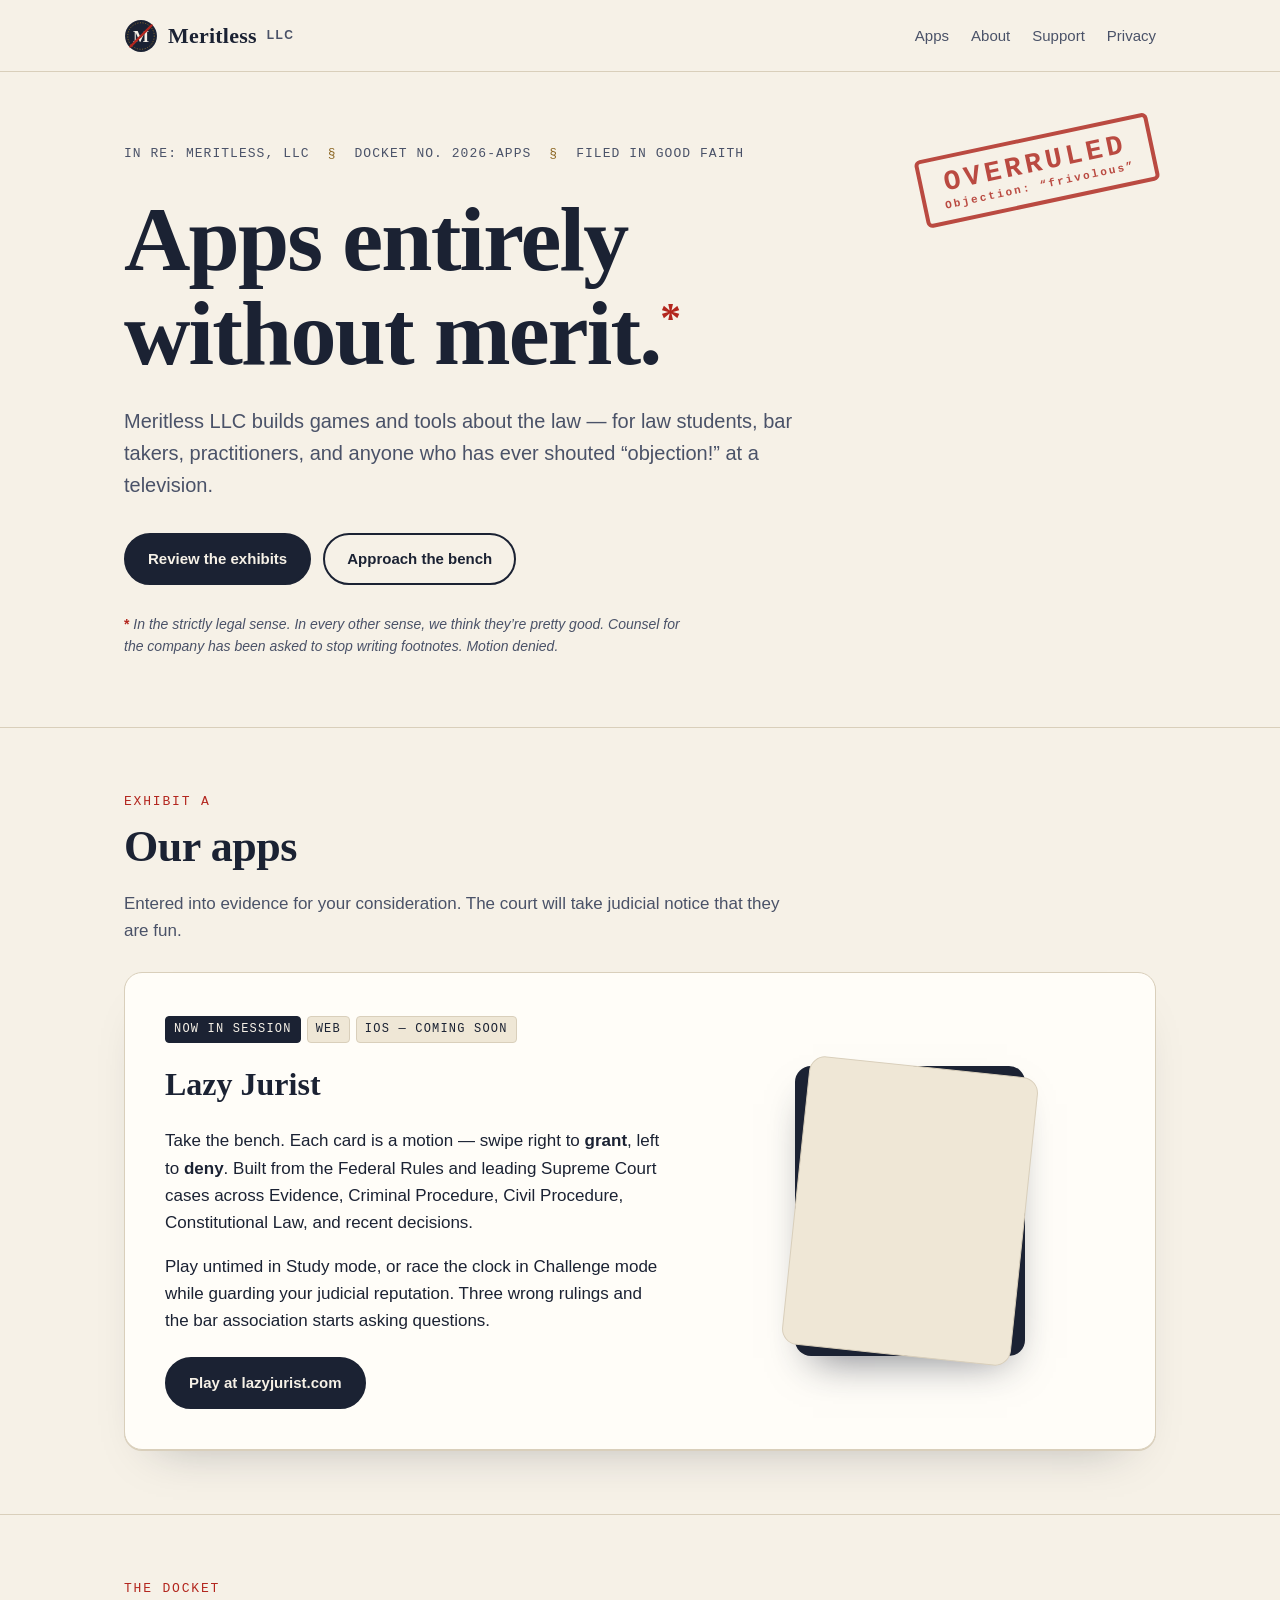
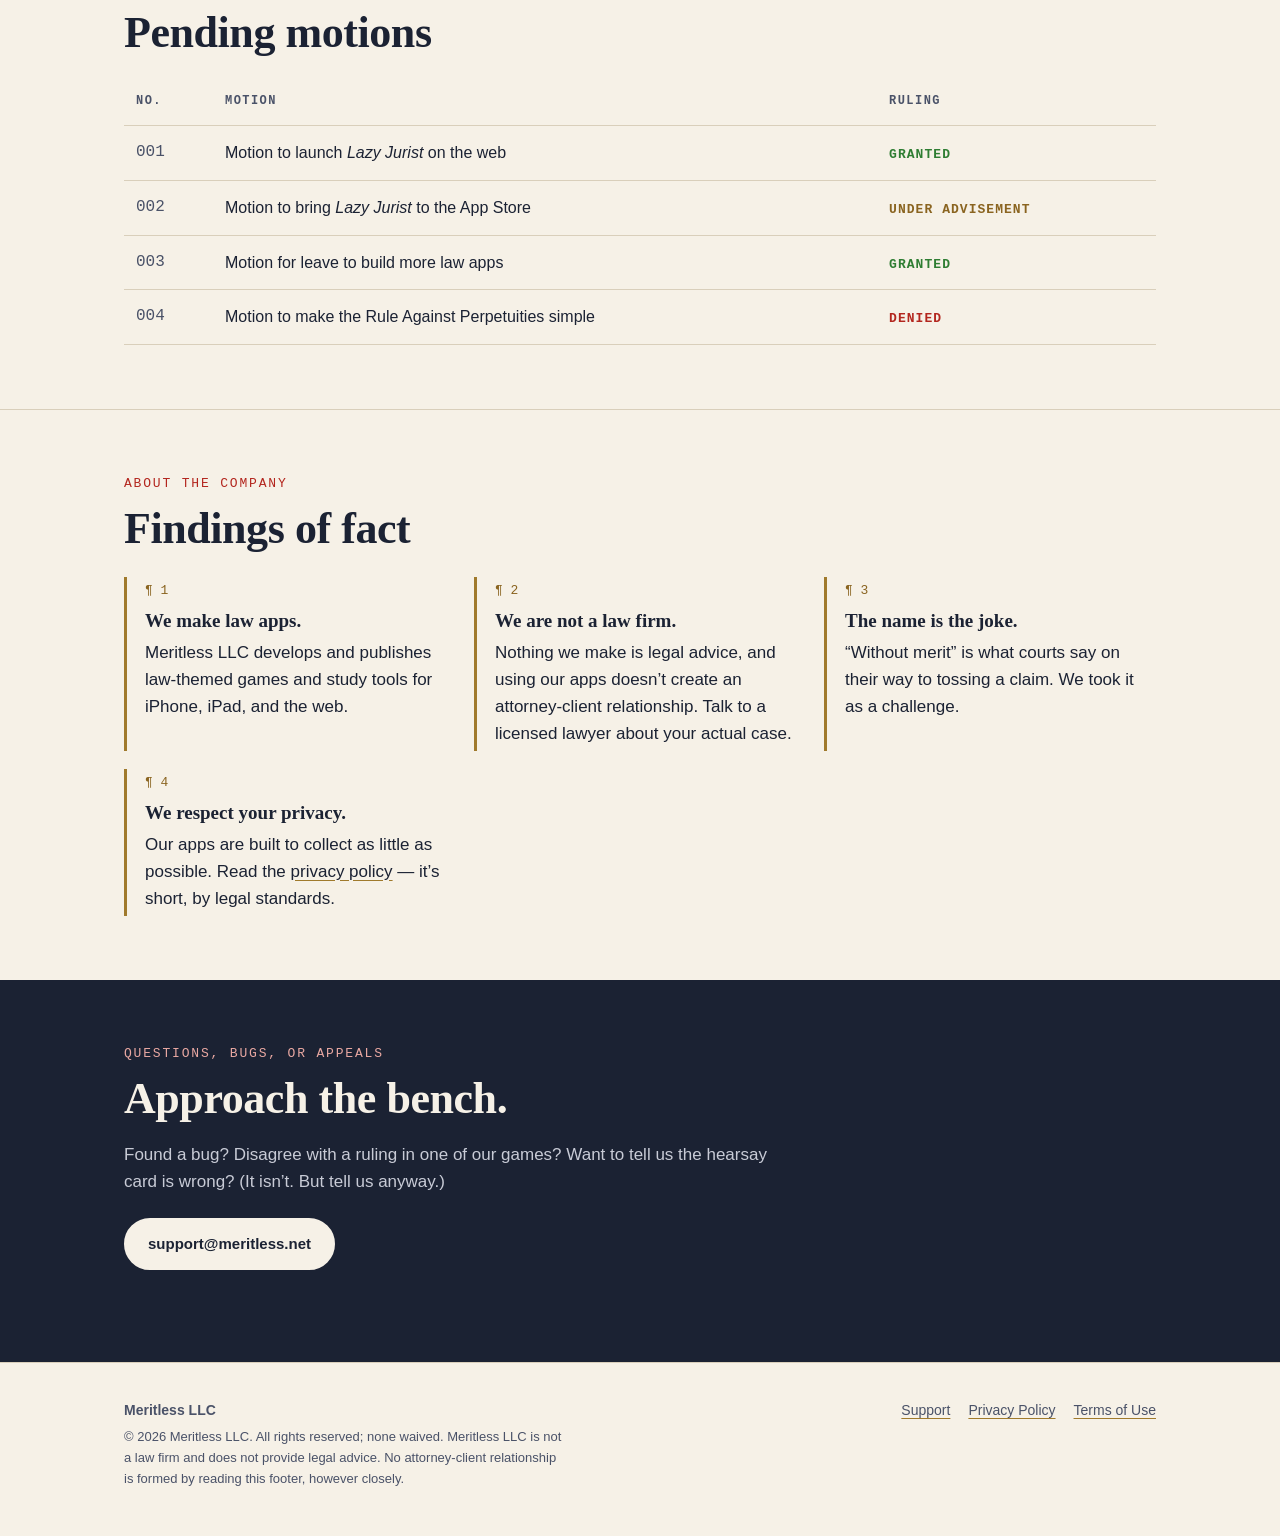
<file: index.html>
<!doctype html>
<html lang="en">
<head>
  <meta charset="utf-8">
  <meta name="viewport" content="width=device-width, initial-scale=1">
  <title>Meritless LLC — Apps entirely without merit*</title>
  <meta name="description" content="Meritless LLC builds law-themed apps and games for iPhone and the web, including Lazy Jurist. Not a law firm. Not legal advice. Pretty fun, though.">
  <link rel="icon" href="favicon.svg" type="image/svg+xml">
  <link rel="stylesheet" href="styles.css">
  <meta property="og:title" content="Meritless LLC">
  <meta property="og:description" content="Law-themed apps entirely without merit (in the legal sense).">
  <meta property="og:url" content="https://meritless.net/">
  <meta property="og:type" content="website">
  <meta property="og:site_name" content="Meritless LLC">
  <link rel="canonical" href="https://meritless.net/">
</head>
<body>

<header class="site-header">
  <div class="wrap">
    <a class="brand" href="index.html" aria-label="Meritless LLC home">
      <img src="favicon.svg" alt="" width="34" height="34">
      Meritless <small>LLC</small>
    </a>
    <nav aria-label="Main">
      <ul>
        <li><a href="index.html#apps">Apps</a></li>
        <li><a href="index.html#about">About</a></li>
        <li><a href="support.html">Support</a></li>
        <li><a href="privacy.html">Privacy</a></li>
      </ul>
    </nav>
  </div>
</header>

<main>
  <div class="hero">
    <div class="wrap">
      <div class="stamp" aria-hidden="true">OVERRULED<small>Objection: “frivolous”</small></div>
      <div class="caption"><span>In re: Meritless, LLC</span><span>Docket No. 2026-APPS</span><span>Filed in good faith</span></div>
      <h1>Apps entirely without merit.<sup>*</sup></h1>
      <p class="lede">Meritless LLC builds games and tools about the law — for law students, bar takers, practitioners, and anyone who has ever shouted “objection!” at a television.</p>
      <div class="actions">
        <a class="btn" href="#apps">Review the exhibits</a>
        <a class="btn ghost" href="support.html">Approach the bench</a>
      </div>
      <p class="footnote"><b>*</b> In the strictly legal sense. In every other sense, we think they’re pretty good. Counsel for the company has been asked to stop writing footnotes. Motion denied.</p>
    </div>
  </div>

  <section id="apps">
    <div class="wrap">
      <p class="eyebrow">Exhibit A</p>
      <h2>Our apps</h2>
      <p style="max-width:40em;color:var(--ink-soft)">Entered into evidence for your consideration. The court will take judicial notice that they are fun.</p>

      <div class="exhibit" style="margin-top:28px">
        <div>
          <span class="tag status">Now in session</span><span class="tag">Web</span><span class="tag">iOS — coming soon</span>
          <h3 style="font-size:32px;margin-top:10px">Lazy Jurist</h3>
          <p>Take the bench. Each card is a motion — swipe right to <strong>grant</strong>, left to <strong>deny</strong>. Built from the Federal Rules and leading Supreme Court cases across Evidence, Criminal Procedure, Civil Procedure, Constitutional Law, and recent decisions.</p>
          <p>Play untimed in Study mode, or race the clock in Challenge mode while guarding your judicial reputation. Three wrong rulings and the bar association starts asking questions.</p>
          <div class="actions" style="margin:22px 0 0">
            <a class="btn" href="https://lazyjurist.com" rel="noopener">Play at lazyjurist.com</a>
          </div>
        </div>
        <div class="motion-demo" aria-hidden="true">
          <div class="motion-card back"></div>
          <div class="motion-card">
            <div class="k">MOTION · EVIDENCE</div>
            <div class="q">Defense moves to exclude the witness’s out-of-court statement as hearsay. It was offered only to show the listener had notice.</div>
            <div class="row"><span class="deny">← DENY</span><span class="grant">GRANT →</span></div>
          </div>
        </div>
      </div>
    </div>
  </section>

  <section id="docket">
    <div class="wrap">
      <p class="eyebrow">The docket</p>
      <h2>Pending motions</h2>
      <table class="docket">
        <thead><tr><th>No.</th><th>Motion</th><th>Ruling</th></tr></thead>
        <tbody>
          <tr><td>001</td><td>Motion to launch <em>Lazy Jurist</em> on the web</td><td><span class="ruling granted">GRANTED</span></td></tr>
          <tr><td>002</td><td>Motion to bring <em>Lazy Jurist</em> to the App Store</td><td><span class="ruling pending">UNDER ADVISEMENT</span></td></tr>
          <tr><td>003</td><td>Motion for leave to build more law apps</td><td><span class="ruling granted">GRANTED</span></td></tr>
          <tr><td>004</td><td>Motion to make the Rule Against Perpetuities simple</td><td><span class="ruling denied">DENIED</span></td></tr>
        </tbody>
      </table>
    </div>
  </section>

  <section id="about">
    <div class="wrap">
      <p class="eyebrow">About the company</p>
      <h2>Findings of fact</h2>
      <ol class="findings">
        <li><strong>We make law apps.</strong> Meritless LLC develops and publishes law-themed games and study tools for iPhone, iPad, and the web.</li>
        <li><strong>We are not a law firm.</strong> Nothing we make is legal advice, and using our apps doesn’t create an attorney-client relationship. Talk to a licensed lawyer about your actual case.</li>
        <li><strong>The name is the joke.</strong> “Without merit” is what courts say on their way to tossing a claim. We took it as a challenge.</li>
        <li><strong>We respect your privacy.</strong> Our apps are built to collect as little as possible. Read the <a href="privacy.html">privacy policy</a> — it’s short, by legal standards.</li>
      </ol>
    </div>
  </section>

  <section class="bench">
    <div class="wrap">
      <p class="eyebrow" style="color:#e9a8a2">Questions, bugs, or appeals</p>
      <h2>Approach the bench.</h2>
      <p>Found a bug? Disagree with a ruling in one of our games? Want to tell us the hearsay card is wrong? (It isn’t. But tell us anyway.)</p>
      <div class="actions" style="margin-top:22px">
        <a class="btn" href="mailto:support@meritless.net">support@meritless.net</a>
      </div>
    </div>
  </section>
</main>

<footer class="site-footer">
  <div class="wrap">
    <div>
      <strong>Meritless LLC</strong>
      <p class="fine">© 2026 Meritless LLC. All rights reserved; none waived. Meritless LLC is not a law firm and does not provide legal advice. No attorney-client relationship is formed by reading this footer, however closely.</p>
    </div>
    <ul>
      <li><a href="support.html">Support</a></li>
      <li><a href="privacy.html">Privacy Policy</a></li>
      <li><a href="terms.html">Terms of Use</a></li>
    </ul>
  </div>
</footer>

</body>
</html>
</file>
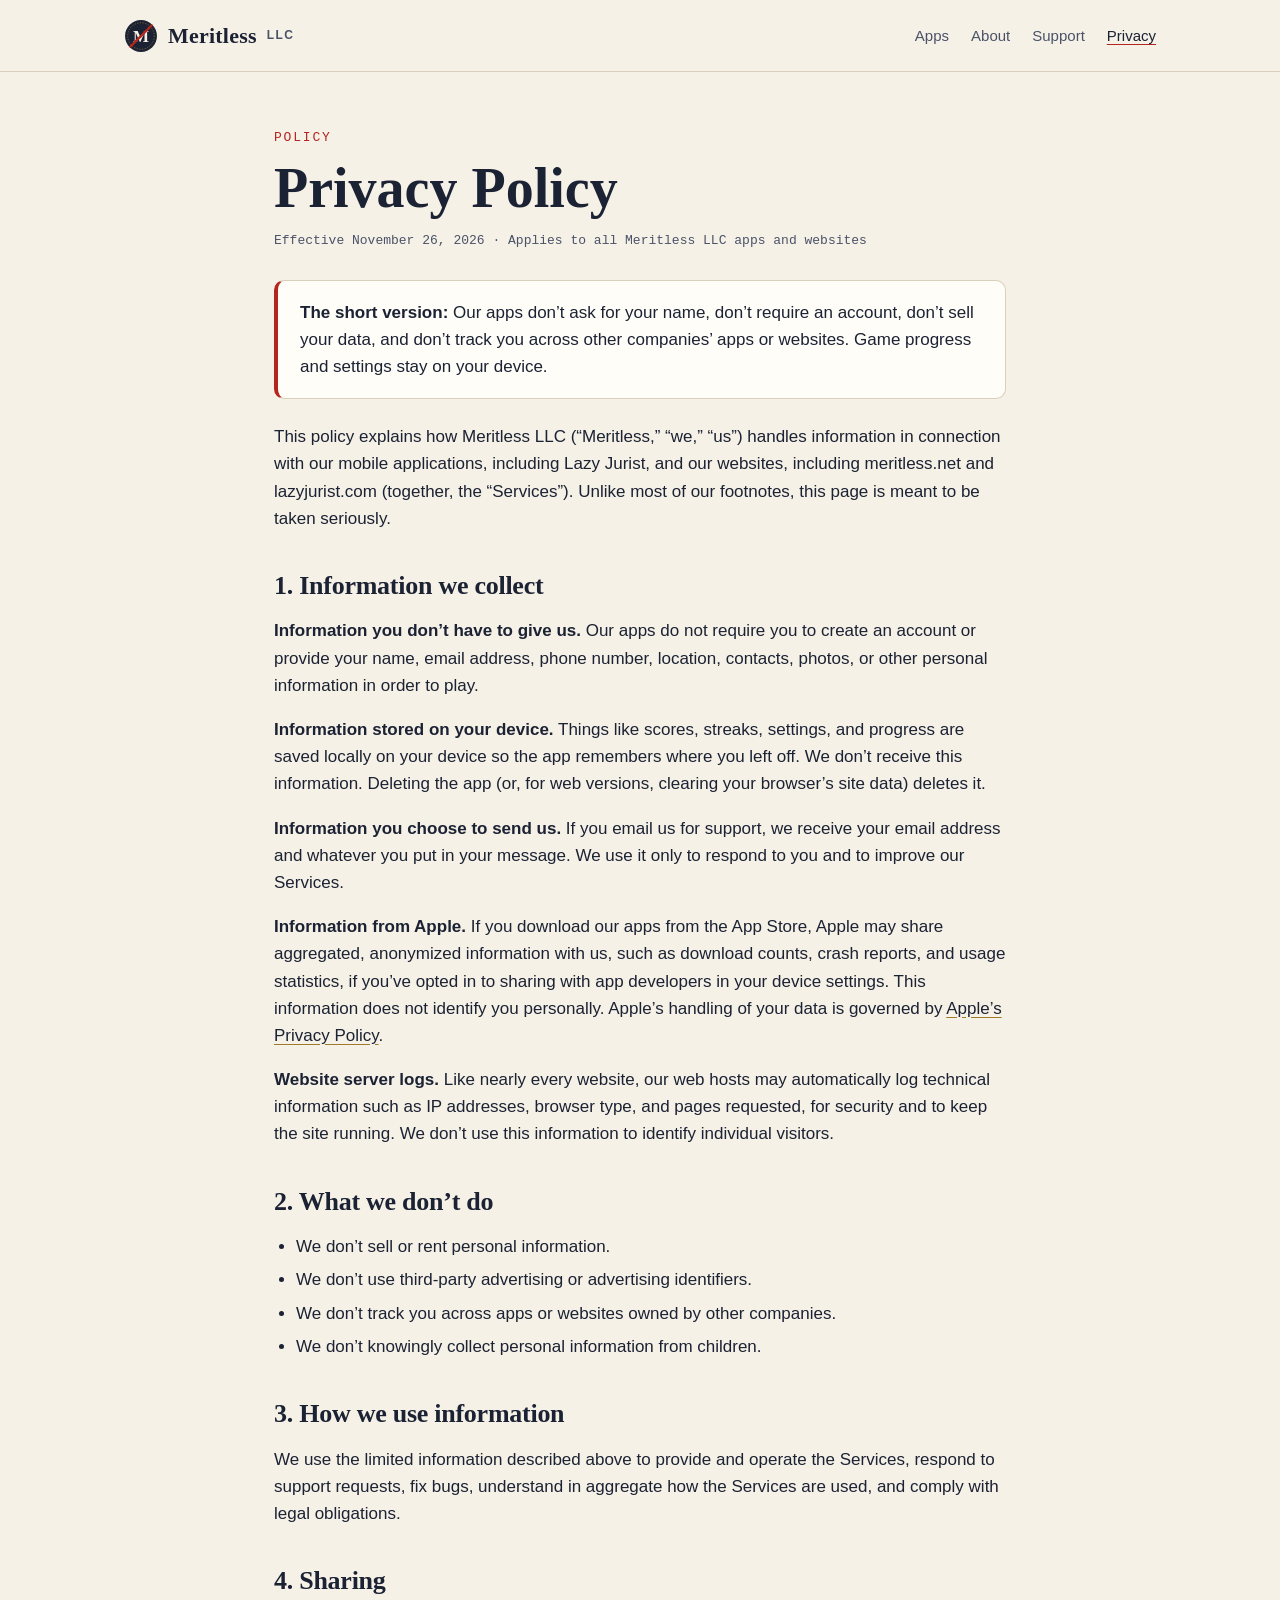
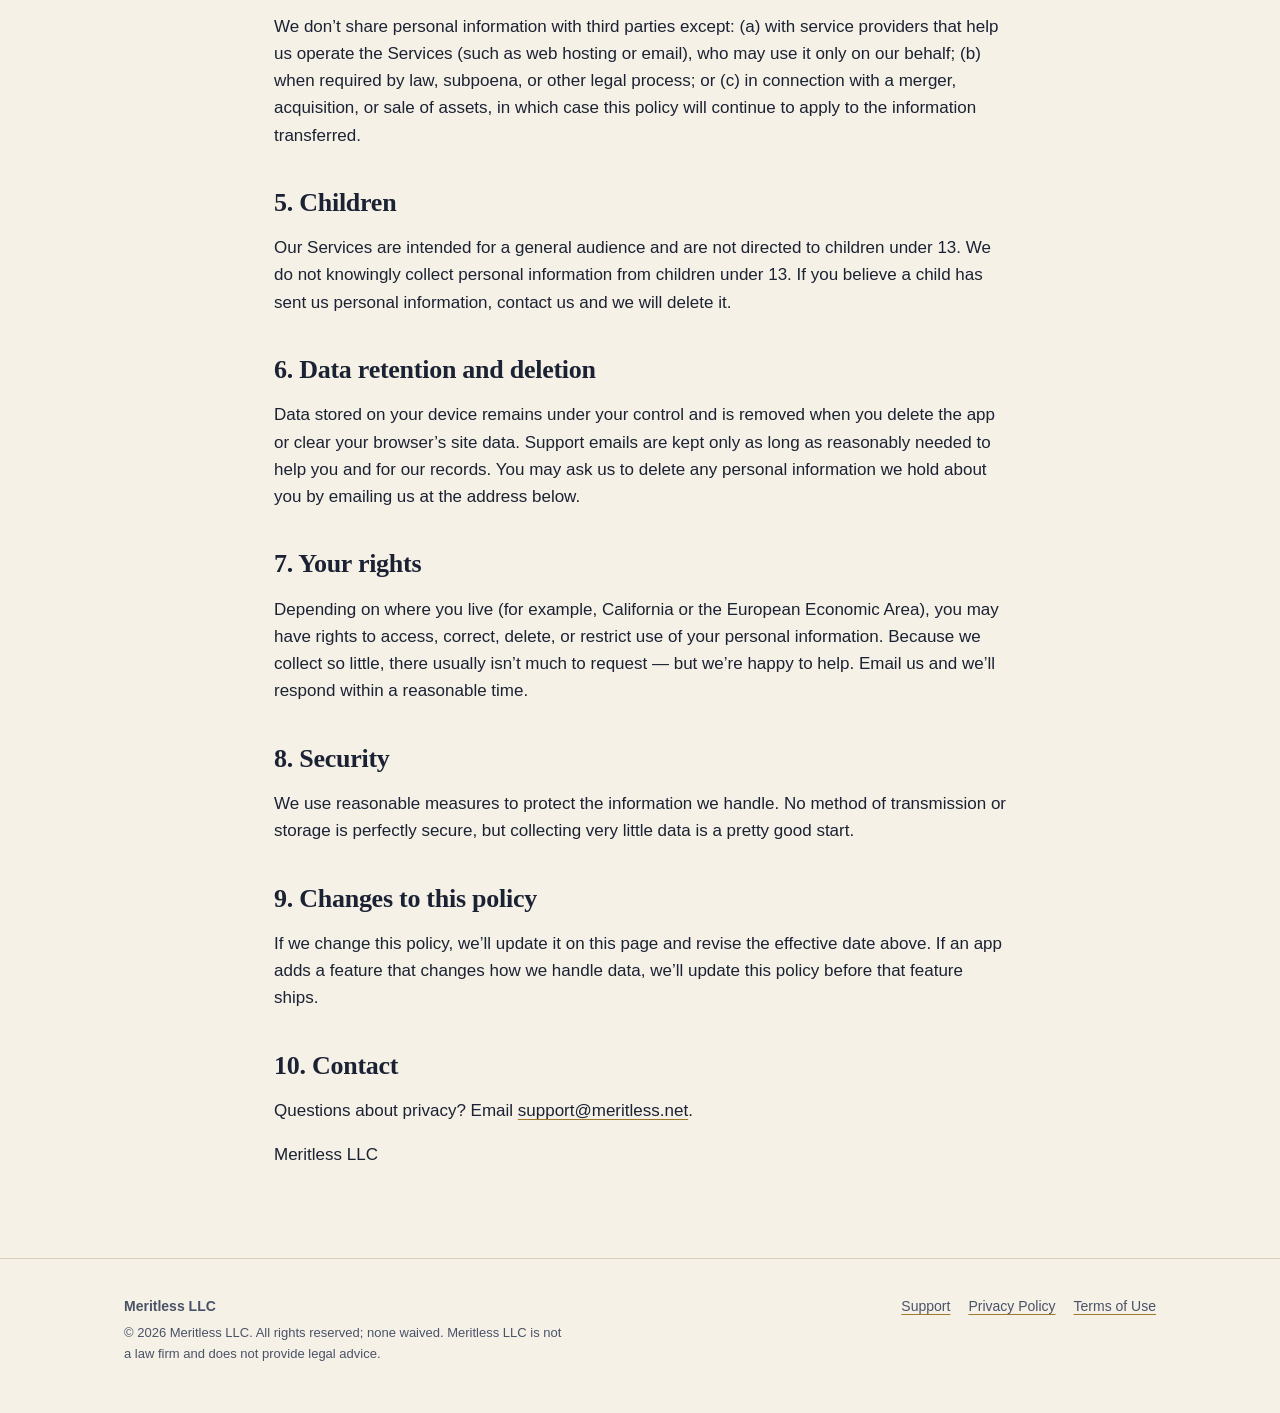
<file: privacy.html>
<!doctype html>
<html lang="en">
<head>
  <meta charset="utf-8">
  <meta name="viewport" content="width=device-width, initial-scale=1">
  <title>Privacy Policy — Meritless LLC</title>
  <meta name="description" content="Privacy policy for Meritless LLC apps and websites, including Lazy Jurist.">
  <link rel="icon" href="favicon.svg" type="image/svg+xml">
  <link rel="stylesheet" href="styles.css">
</head>
<body>

<header class="site-header">
  <div class="wrap">
    <a class="brand" href="index.html" aria-label="Meritless LLC home">
      <img src="favicon.svg" alt="" width="34" height="34">
      Meritless <small>LLC</small>
    </a>
    <nav aria-label="Main">
      <ul>
        <li><a href="index.html#apps">Apps</a></li>
        <li><a href="index.html#about">About</a></li>
        <li><a href="support.html">Support</a></li>
        <li><a href="privacy.html" aria-current="page">Privacy</a></li>
      </ul>
    </nav>
  </div>
</header>

<main class="doc">
  <div class="wrap">
    <p class="eyebrow">Policy</p>
    <h1>Privacy Policy</h1>
    <p class="meta">Effective November 26, 2026 · Applies to all Meritless LLC apps and websites</p>

    <div class="plain">
      <p><strong>The short version:</strong> Our apps don’t ask for your name, don’t require an account, don’t sell your data, and don’t track you across other companies’ apps or websites. Game progress and settings stay on your device.</p>
    </div>

    <p>This policy explains how Meritless LLC (“Meritless,” “we,” “us”) handles information in connection with our mobile applications, including Lazy Jurist, and our websites, including meritless.net and lazyjurist.com (together, the “Services”). Unlike most of our footnotes, this page is meant to be taken seriously.</p>

    <h2>1. Information we collect</h2>
    <p><strong>Information you don’t have to give us.</strong> Our apps do not require you to create an account or provide your name, email address, phone number, location, contacts, photos, or other personal information in order to play.</p>
    <p><strong>Information stored on your device.</strong> Things like scores, streaks, settings, and progress are saved locally on your device so the app remembers where you left off. We don’t receive this information. Deleting the app (or, for web versions, clearing your browser’s site data) deletes it.</p>
    <p><strong>Information you choose to send us.</strong> If you email us for support, we receive your email address and whatever you put in your message. We use it only to respond to you and to improve our Services.</p>
    <p><strong>Information from Apple.</strong> If you download our apps from the App Store, Apple may share aggregated, anonymized information with us, such as download counts, crash reports, and usage statistics, if you’ve opted in to sharing with app developers in your device settings. This information does not identify you personally. Apple’s handling of your data is governed by <a href="https://www.apple.com/legal/privacy/" rel="noopener">Apple’s Privacy Policy</a>.</p>
    <p><strong>Website server logs.</strong> Like nearly every website, our web hosts may automatically log technical information such as IP addresses, browser type, and pages requested, for security and to keep the site running. We don’t use this information to identify individual visitors.</p>

    <h2>2. What we don’t do</h2>
    <ul>
      <li>We don’t sell or rent personal information.</li>
      <li>We don’t use third-party advertising or advertising identifiers.</li>
      <li>We don’t track you across apps or websites owned by other companies.</li>
      <li>We don’t knowingly collect personal information from children.</li>
    </ul>

    <h2>3. How we use information</h2>
    <p>We use the limited information described above to provide and operate the Services, respond to support requests, fix bugs, understand in aggregate how the Services are used, and comply with legal obligations.</p>

    <h2>4. Sharing</h2>
    <p>We don’t share personal information with third parties except: (a) with service providers that help us operate the Services (such as web hosting or email), who may use it only on our behalf; (b) when required by law, subpoena, or other legal process; or (c) in connection with a merger, acquisition, or sale of assets, in which case this policy will continue to apply to the information transferred.</p>

    <h2>5. Children</h2>
    <p>Our Services are intended for a general audience and are not directed to children under 13. We do not knowingly collect personal information from children under 13. If you believe a child has sent us personal information, contact us and we will delete it.</p>

    <h2>6. Data retention and deletion</h2>
    <p>Data stored on your device remains under your control and is removed when you delete the app or clear your browser’s site data. Support emails are kept only as long as reasonably needed to help you and for our records. You may ask us to delete any personal information we hold about you by emailing us at the address below.</p>

    <h2>7. Your rights</h2>
    <p>Depending on where you live (for example, California or the European Economic Area), you may have rights to access, correct, delete, or restrict use of your personal information. Because we collect so little, there usually isn’t much to request — but we’re happy to help. Email us and we’ll respond within a reasonable time.</p>

    <h2>8. Security</h2>
    <p>We use reasonable measures to protect the information we handle. No method of transmission or storage is perfectly secure, but collecting very little data is a pretty good start.</p>

    <h2>9. Changes to this policy</h2>
    <p>If we change this policy, we’ll update it on this page and revise the effective date above. If an app adds a feature that changes how we handle data, we’ll update this policy before that feature ships.</p>

    <h2>10. Contact</h2>
    <p>Questions about privacy? Email <a href="mailto:support@meritless.net">support@meritless.net</a>.</p>
    <p>Meritless LLC</p>
  </div>
</main>

<footer class="site-footer">
  <div class="wrap">
    <div>
      <strong>Meritless LLC</strong>
      <p class="fine">© 2026 Meritless LLC. All rights reserved; none waived. Meritless LLC is not a law firm and does not provide legal advice.</p>
    </div>
    <ul>
      <li><a href="support.html">Support</a></li>
      <li><a href="privacy.html">Privacy Policy</a></li>
      <li><a href="terms.html">Terms of Use</a></li>
    </ul>
  </div>
</footer>

</body>
</html>
</file>
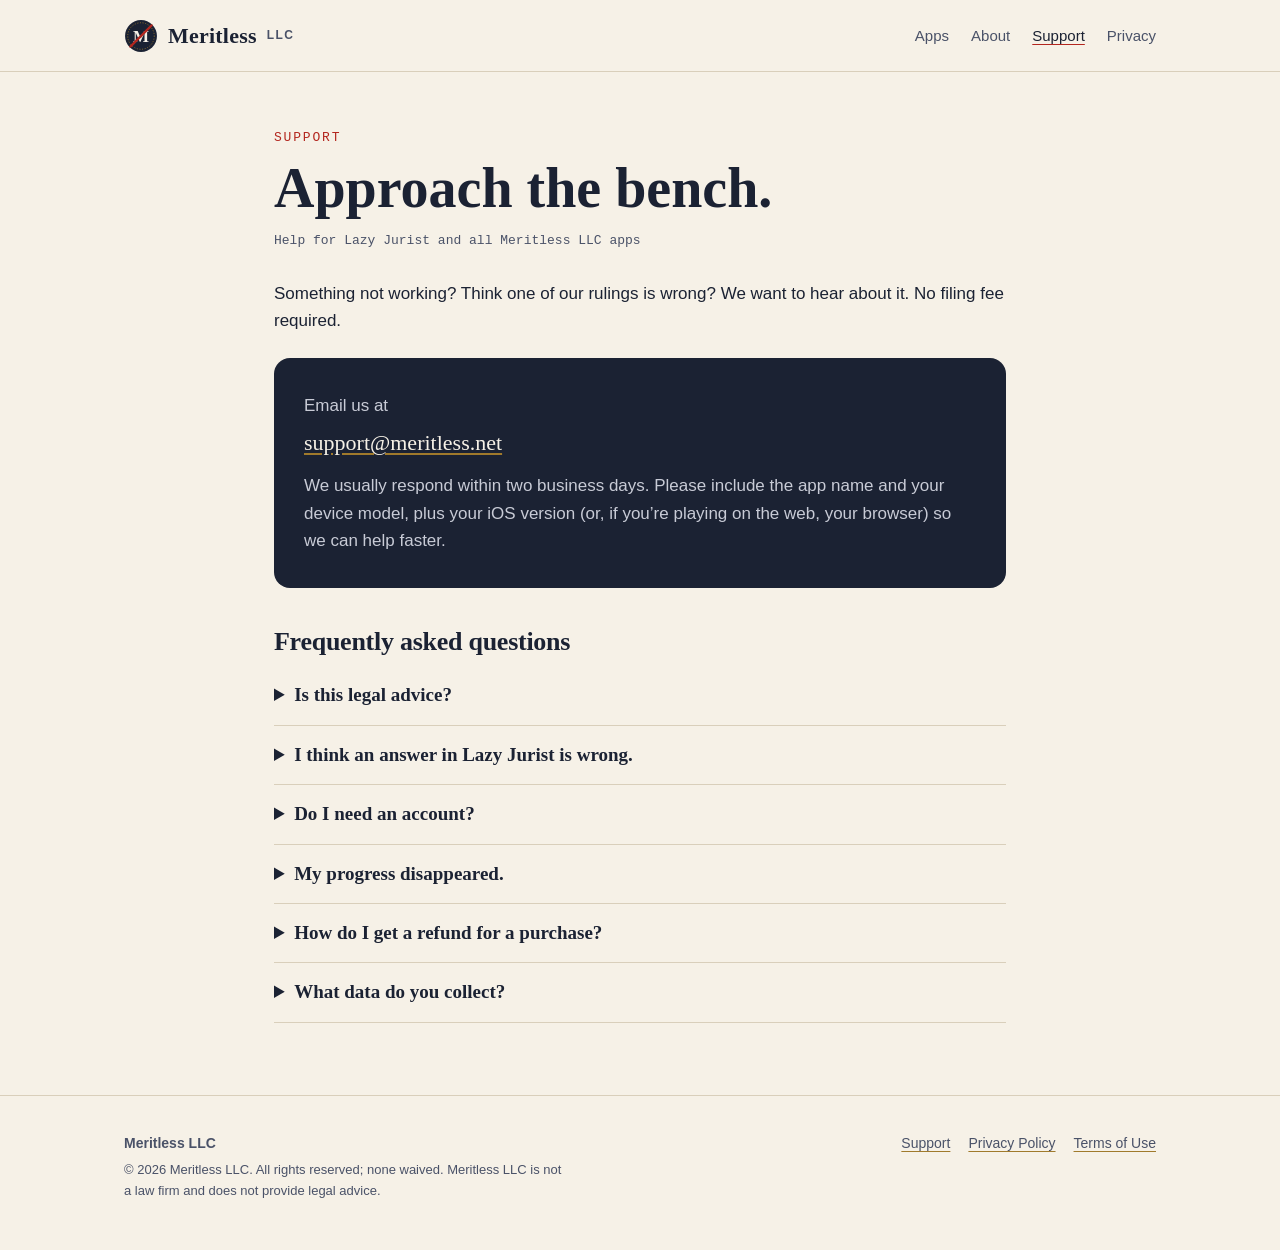
<file: support.html>
<!doctype html>
<html lang="en">
<head>
  <meta charset="utf-8">
  <meta name="viewport" content="width=device-width, initial-scale=1">
  <title>Support — Meritless LLC</title>
  <meta name="description" content="Get help with Lazy Jurist and other Meritless LLC apps.">
  <link rel="icon" href="favicon.svg" type="image/svg+xml">
  <link rel="stylesheet" href="styles.css">
</head>
<body>

<header class="site-header">
  <div class="wrap">
    <a class="brand" href="index.html" aria-label="Meritless LLC home">
      <img src="favicon.svg" alt="" width="34" height="34">
      Meritless <small>LLC</small>
    </a>
    <nav aria-label="Main">
      <ul>
        <li><a href="index.html#apps">Apps</a></li>
        <li><a href="index.html#about">About</a></li>
        <li><a href="support.html" aria-current="page">Support</a></li>
        <li><a href="privacy.html">Privacy</a></li>
      </ul>
    </nav>
  </div>
</header>

<main class="doc">
  <div class="wrap">
    <p class="eyebrow">Support</p>
    <h1>Approach the bench.</h1>
    <p class="meta">Help for Lazy Jurist and all Meritless LLC apps</p>

    <p>Something not working? Think one of our rulings is wrong? We want to hear about it. No filing fee required.</p>

    <div class="contact-card">
      <p>Email us at</p>
      <a href="mailto:support@meritless.net">support@meritless.net</a>
      <p style="margin-top:12px">We usually respond within two business days. Please include the app name and your device model, plus your iOS version (or, if you’re playing on the web, your browser) so we can help faster.</p>
    </div>

    <h2>Frequently asked questions</h2>
    <div class="faq">
      <details>
        <summary>Is this legal advice?</summary>
        <p>No. Our apps are for study and entertainment. They don’t create an attorney-client relationship, and they’re no substitute for a licensed lawyer who knows your situation.</p>
      </details>
      <details>
        <summary>I think an answer in Lazy Jurist is wrong.</summary>
        <p>You may be right — the law is messy, and some motions really are close calls. Email us with the card’s topic and wording, and tell us why. If you’re right, we’ll fix it and quietly pretend we always knew.</p>
      </details>
      <details>
        <summary>Do I need an account?</summary>
        <p>No. You can play without signing up for anything.</p>
      </details>
      <details>
        <summary>My progress disappeared.</summary>
        <p>Progress and settings are stored on your device. Deleting and reinstalling the app, or clearing your browser data for the web version, will reset them.</p>
      </details>
      <details>
        <summary>How do I get a refund for a purchase?</summary>
        <p>App Store purchases are processed by Apple, so refunds are handled by Apple. Visit <a href="https://reportaproblem.apple.com" rel="noopener">reportaproblem.apple.com</a> to request one.</p>
      </details>
      <details>
        <summary>What data do you collect?</summary>
        <p>As little as possible. See our <a href="privacy.html">Privacy Policy</a> for the details.</p>
      </details>
    </div>
  </div>
</main>

<footer class="site-footer">
  <div class="wrap">
    <div>
      <strong>Meritless LLC</strong>
      <p class="fine">© 2026 Meritless LLC. All rights reserved; none waived. Meritless LLC is not a law firm and does not provide legal advice.</p>
    </div>
    <ul>
      <li><a href="support.html">Support</a></li>
      <li><a href="privacy.html">Privacy Policy</a></li>
      <li><a href="terms.html">Terms of Use</a></li>
    </ul>
  </div>
</footer>

</body>
</html>
</file>
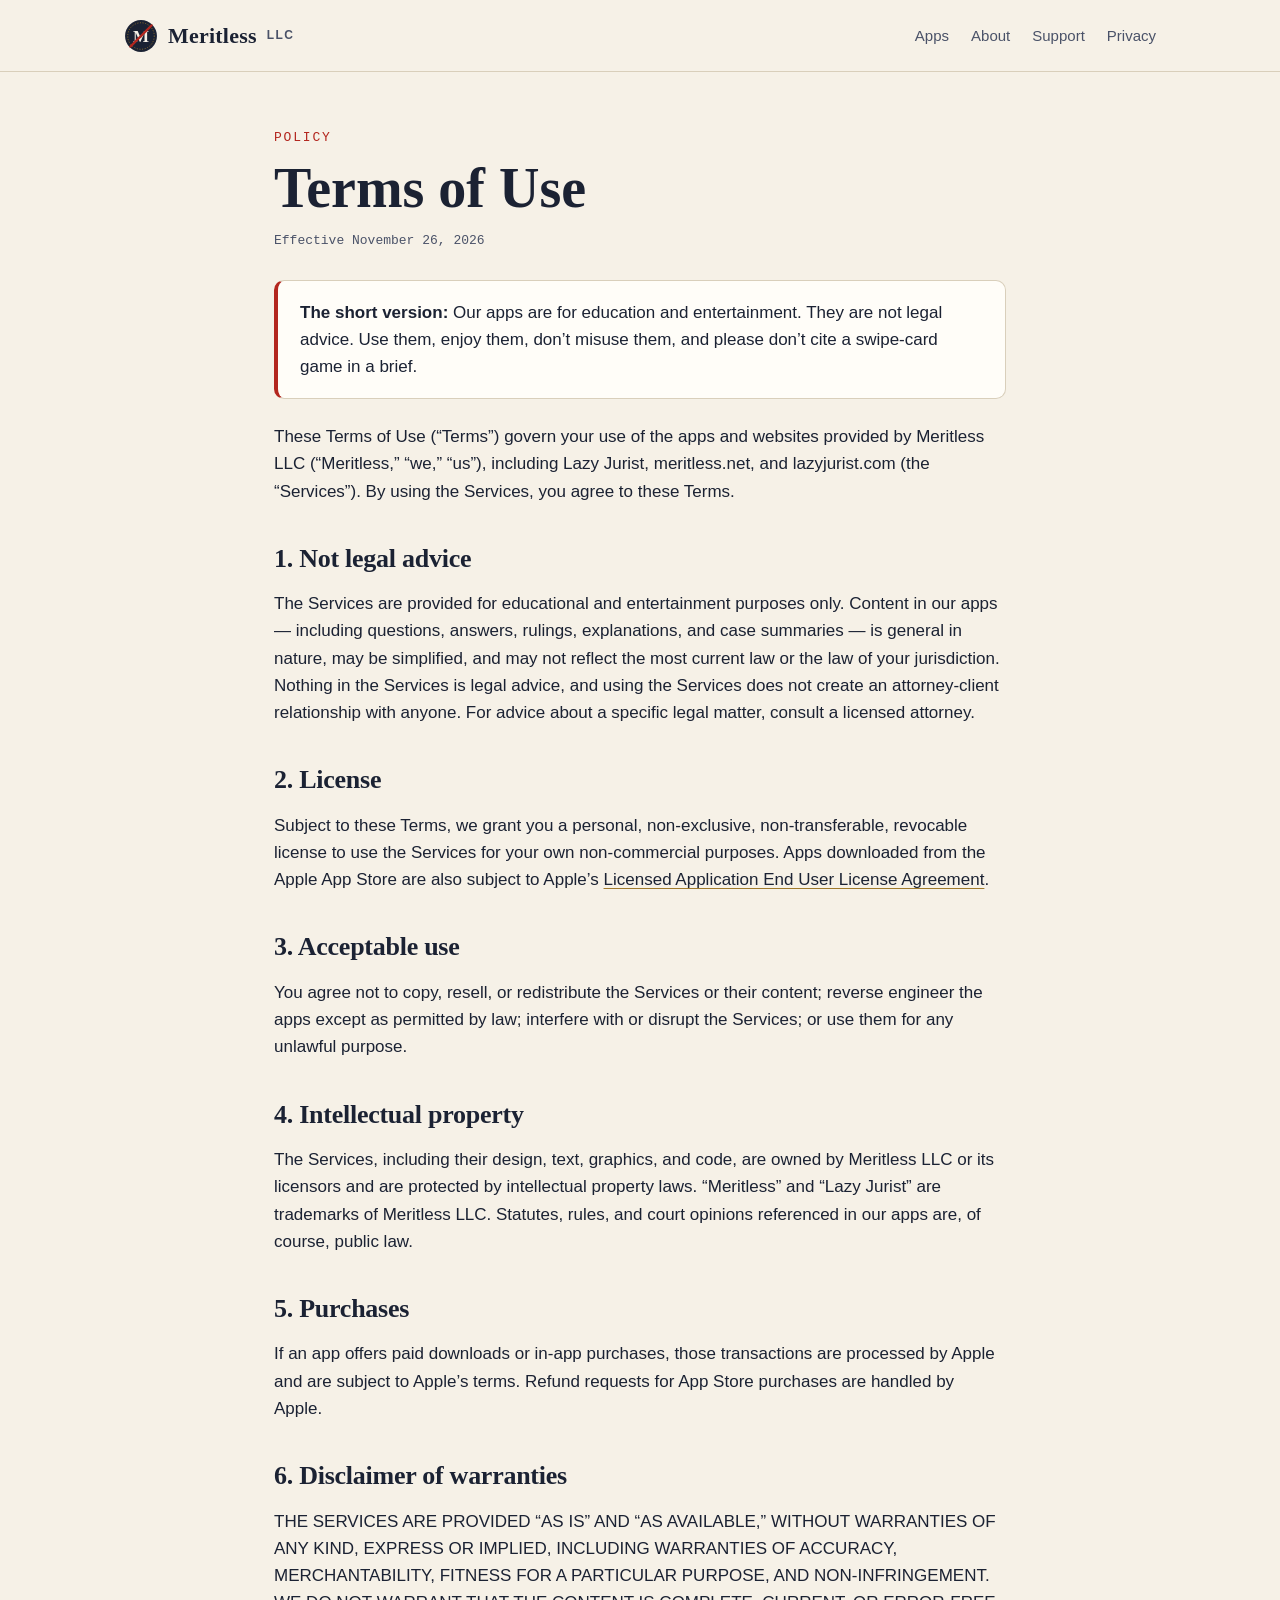
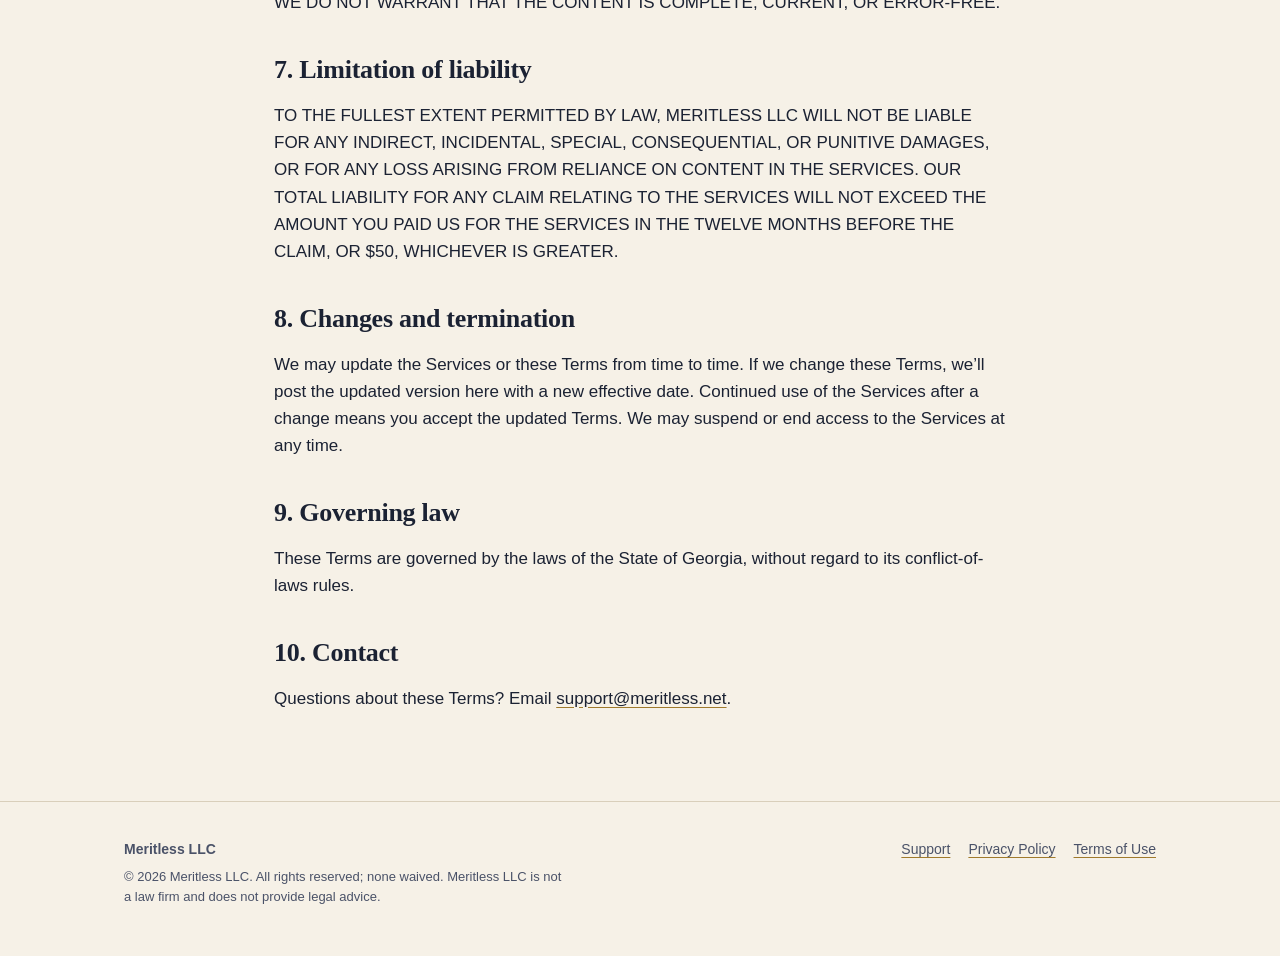
<file: terms.html>
<!doctype html>
<html lang="en">
<head>
  <meta charset="utf-8">
  <meta name="viewport" content="width=device-width, initial-scale=1">
  <title>Terms of Use — Meritless LLC</title>
  <meta name="description" content="Terms of use for Meritless LLC apps and websites.">
  <link rel="icon" href="favicon.svg" type="image/svg+xml">
  <link rel="stylesheet" href="styles.css">
</head>
<body>

<header class="site-header">
  <div class="wrap">
    <a class="brand" href="index.html" aria-label="Meritless LLC home">
      <img src="favicon.svg" alt="" width="34" height="34">
      Meritless <small>LLC</small>
    </a>
    <nav aria-label="Main">
      <ul>
        <li><a href="index.html#apps">Apps</a></li>
        <li><a href="index.html#about">About</a></li>
        <li><a href="support.html">Support</a></li>
        <li><a href="privacy.html">Privacy</a></li>
      </ul>
    </nav>
  </div>
</header>

<main class="doc">
  <div class="wrap">
    <p class="eyebrow">Policy</p>
    <h1>Terms of Use</h1>
    <p class="meta">Effective November 26, 2026</p>

    <div class="plain">
      <p><strong>The short version:</strong> Our apps are for education and entertainment. They are not legal advice. Use them, enjoy them, don’t misuse them, and please don’t cite a swipe-card game in a brief.</p>
    </div>

    <p>These Terms of Use (“Terms”) govern your use of the apps and websites provided by Meritless LLC (“Meritless,” “we,” “us”), including Lazy Jurist, meritless.net, and lazyjurist.com (the “Services”). By using the Services, you agree to these Terms.</p>

    <h2>1. Not legal advice</h2>
    <p>The Services are provided for educational and entertainment purposes only. Content in our apps — including questions, answers, rulings, explanations, and case summaries — is general in nature, may be simplified, and may not reflect the most current law or the law of your jurisdiction. Nothing in the Services is legal advice, and using the Services does not create an attorney-client relationship with anyone. For advice about a specific legal matter, consult a licensed attorney.</p>

    <h2>2. License</h2>
    <p>Subject to these Terms, we grant you a personal, non-exclusive, non-transferable, revocable license to use the Services for your own non-commercial purposes. Apps downloaded from the Apple App Store are also subject to Apple’s <a href="https://www.apple.com/legal/internet-services/itunes/dev/stdeula/" rel="noopener">Licensed Application End User License Agreement</a>.</p>

    <h2>3. Acceptable use</h2>
    <p>You agree not to copy, resell, or redistribute the Services or their content; reverse engineer the apps except as permitted by law; interfere with or disrupt the Services; or use them for any unlawful purpose.</p>

    <h2>4. Intellectual property</h2>
    <p>The Services, including their design, text, graphics, and code, are owned by Meritless LLC or its licensors and are protected by intellectual property laws. “Meritless” and “Lazy Jurist” are trademarks of Meritless LLC. Statutes, rules, and court opinions referenced in our apps are, of course, public law.</p>

    <h2>5. Purchases</h2>
    <p>If an app offers paid downloads or in-app purchases, those transactions are processed by Apple and are subject to Apple’s terms. Refund requests for App Store purchases are handled by Apple.</p>

    <h2>6. Disclaimer of warranties</h2>
    <p>THE SERVICES ARE PROVIDED “AS IS” AND “AS AVAILABLE,” WITHOUT WARRANTIES OF ANY KIND, EXPRESS OR IMPLIED, INCLUDING WARRANTIES OF ACCURACY, MERCHANTABILITY, FITNESS FOR A PARTICULAR PURPOSE, AND NON-INFRINGEMENT. WE DO NOT WARRANT THAT THE CONTENT IS COMPLETE, CURRENT, OR ERROR-FREE.</p>

    <h2>7. Limitation of liability</h2>
    <p>TO THE FULLEST EXTENT PERMITTED BY LAW, MERITLESS LLC WILL NOT BE LIABLE FOR ANY INDIRECT, INCIDENTAL, SPECIAL, CONSEQUENTIAL, OR PUNITIVE DAMAGES, OR FOR ANY LOSS ARISING FROM RELIANCE ON CONTENT IN THE SERVICES. OUR TOTAL LIABILITY FOR ANY CLAIM RELATING TO THE SERVICES WILL NOT EXCEED THE AMOUNT YOU PAID US FOR THE SERVICES IN THE TWELVE MONTHS BEFORE THE CLAIM, OR $50, WHICHEVER IS GREATER.</p>

    <h2>8. Changes and termination</h2>
    <p>We may update the Services or these Terms from time to time. If we change these Terms, we’ll post the updated version here with a new effective date. Continued use of the Services after a change means you accept the updated Terms. We may suspend or end access to the Services at any time.</p>

    <h2>9. Governing law</h2>
    <p>These Terms are governed by the laws of the State of Georgia, without regard to its conflict-of-laws rules.</p>

    <h2>10. Contact</h2>
    <p>Questions about these Terms? Email <a href="mailto:support@meritless.net">support@meritless.net</a>.</p>
  </div>
</main>

<footer class="site-footer">
  <div class="wrap">
    <div>
      <strong>Meritless LLC</strong>
      <p class="fine">© 2026 Meritless LLC. All rights reserved; none waived. Meritless LLC is not a law firm and does not provide legal advice.</p>
    </div>
    <ul>
      <li><a href="support.html">Support</a></li>
      <li><a href="privacy.html">Privacy Policy</a></li>
      <li><a href="terms.html">Terms of Use</a></li>
    </ul>
  </div>
</footer>

</body>
</html>
</file>
<file: styles.css>
/* Meritless LLC — styles. System fonts only (no third-party requests). */
:root {
  --paper: #f6f1e7;
  --paper-2: #efe7d6;
  --ink: #1b2233;
  --ink-soft: #4a5268;
  --rule: #d9cfbb;
  --red: #b3261e;
  --gold: #a07a2c;       /* decorative: borders, rules, underlines */
  --gold-text: #8a6420;  /* gold for text — passes WCAG AA on --paper */
  --serif: "Iowan Old Style", "Palatino Linotype", Palatino, Georgia, "Times New Roman", serif;
  --sans: -apple-system, BlinkMacSystemFont, "Segoe UI", Inter, Roboto, Helvetica, Arial, sans-serif;
  --mono: ui-monospace, "SF Mono", Menlo, Consolas, monospace;
  --wrap: 1080px;
}

* { box-sizing: border-box; }
html { -webkit-text-size-adjust: 100%; }
body {
  margin: 0;
  background: var(--paper);
  color: var(--ink);
  font-family: var(--sans);
  font-size: 17px;
  line-height: 1.6;
}
a { color: var(--ink); text-decoration-color: var(--gold); text-underline-offset: 3px; }
a:hover { color: var(--red); }
img, svg { max-width: 100%; }

.wrap { max-width: var(--wrap); margin: 0 auto; padding: 0 24px; }

/* ---------- Header ---------- */
.site-header { border-bottom: 1px solid var(--rule); }
.site-header .wrap {
  display: flex; align-items: center; justify-content: space-between;
  gap: 16px; padding-top: 18px; padding-bottom: 18px; flex-wrap: wrap;
}
.brand {
  display: flex; align-items: center; gap: 10px;
  font-family: var(--serif); font-size: 22px; font-weight: 700;
  text-decoration: none; letter-spacing: 0.01em;
}
.brand img { width: 34px; height: 34px; }
.brand small { font-family: var(--sans); font-size: 12px; font-weight: 600; color: var(--ink-soft); letter-spacing: 0.12em; }
nav ul { list-style: none; margin: 0; padding: 0; display: flex; gap: 22px; flex-wrap: wrap; }
nav a { text-decoration: none; font-size: 15px; font-weight: 500; color: var(--ink-soft); }
nav a:hover, nav a[aria-current="page"] { color: var(--ink); text-decoration: underline; text-decoration-color: var(--red); }

/* ---------- Hero ---------- */
.hero { padding: 72px 0 56px; overflow: hidden; }
.hero .wrap { position: relative; }
.caption {
  font-family: var(--mono); font-size: 13px; letter-spacing: 0.08em; text-transform: uppercase;
  color: var(--ink-soft); display: flex; gap: 18px; flex-wrap: wrap; margin-bottom: 28px;
}
.caption span + span::before { content: "§"; margin-right: 18px; color: var(--gold-text); }
.hero h1 {
  font-family: var(--serif); font-weight: 700;
  font-size: clamp(44px, 8vw, 92px); line-height: 1.02; letter-spacing: -0.02em;
  margin: 0 0 24px; max-width: 13ch;
}
.hero h1 sup { font-size: 0.45em; color: var(--red); vertical-align: super; }
.hero .lede { font-size: 20px; max-width: 34em; color: var(--ink-soft); margin: 0 0 32px; }
.footnote { font-size: 14px; color: var(--ink-soft); font-style: italic; max-width: 40em; }
.footnote b { color: var(--red); font-style: normal; }

.stamp {
  position: absolute; right: 24px; top: -8px;
  border: 4px solid var(--red); color: var(--red);
  font-family: var(--mono); font-weight: 800; font-size: 28px; letter-spacing: 0.14em;
  padding: 8px 18px; border-radius: 6px; transform: rotate(-12deg);
  opacity: 0.82; mix-blend-mode: multiply; user-select: none; text-align: center; line-height: 1.15;
}
.stamp small { display: block; font-size: 11px; letter-spacing: 0.2em; font-weight: 600; }
@media (max-width: 980px) { .stamp { position: static; display: inline-block; margin-bottom: 24px; font-size: 20px; } }

.btn {
  display: inline-block; padding: 12px 22px; border-radius: 999px;
  background: var(--ink); color: var(--paper); text-decoration: none; font-weight: 600; font-size: 15px;
  border: 2px solid var(--ink); transition: transform .12s ease, background .12s ease;
}
.btn:hover { background: var(--red); border-color: var(--red); color: #fff; transform: translateY(-1px); }
.btn.ghost { background: transparent; color: var(--ink); }
.btn.ghost:hover { background: var(--ink); color: var(--paper); border-color: var(--ink); }
.actions { display: flex; gap: 12px; flex-wrap: wrap; margin-bottom: 28px; }

/* ---------- Sections ---------- */
section { padding: 64px 0; border-top: 1px solid var(--rule); }
.eyebrow { font-family: var(--mono); font-size: 13px; letter-spacing: 0.14em; text-transform: uppercase; color: var(--red); margin: 0 0 10px; }
h2 { font-family: var(--serif); font-size: clamp(30px, 4.4vw, 44px); line-height: 1.1; margin: 0 0 18px; letter-spacing: -0.01em; }
h3 { font-family: var(--serif); font-size: 24px; margin: 0 0 8px; }

/* Exhibit card */
.exhibit {
  display: grid; grid-template-columns: 1.1fr 0.9fr; gap: 40px; align-items: center;
  background: #fffdf8; border: 1px solid var(--rule); border-radius: 18px; padding: 40px;
  box-shadow: 0 1px 0 var(--rule), 0 24px 48px -32px rgba(27,34,51,.35);
}
@media (max-width: 820px) { .exhibit { grid-template-columns: 1fr; padding: 28px; } }
.tag {
  display: inline-block; font-family: var(--mono); font-size: 12px; letter-spacing: 0.1em; text-transform: uppercase;
  background: var(--paper-2); border: 1px solid var(--rule); border-radius: 4px; padding: 3px 8px; margin: 0 6px 6px 0;
}
.tag.status { background: var(--ink); color: var(--paper); border-color: var(--ink); }

/* Mock motion card */
.motion-demo { position: relative; height: 300px; display: grid; place-items: center; }
.motion-card {
  width: 230px; height: 290px; border-radius: 16px; background: var(--ink); color: var(--paper);
  padding: 22px; display: flex; flex-direction: column; justify-content: space-between;
  box-shadow: 0 20px 40px -18px rgba(27,34,51,.6);
  animation: sway 5s ease-in-out infinite;
}
.motion-card.back { position: absolute; background: var(--paper-2); color: var(--ink); transform: rotate(6deg); animation: none; box-shadow: none; border: 1px solid var(--rule); }
.motion-card .k { font-family: var(--mono); font-size: 11px; letter-spacing: .14em; color: #c9b98f; }
.motion-card .q { font-family: var(--serif); font-size: 19px; line-height: 1.3; }
.motion-card .row { display: flex; justify-content: space-between; font-family: var(--mono); font-size: 12px; font-weight: 700; letter-spacing: .1em; }
.motion-card .deny { color: #ff8a80; } .motion-card .grant { color: #9ee6a8; }
@keyframes sway { 0%,100% { transform: rotate(-3deg) translateX(-6px); } 50% { transform: rotate(3deg) translateX(6px); } }
@media (prefers-reduced-motion: reduce) { .motion-card { animation: none; } .btn, .btn:hover { transition: none; transform: none; } }

/* Findings of fact */
.findings { counter-reset: f; list-style: none; padding: 0; margin: 24px 0 0; display: grid; gap: 18px; grid-template-columns: repeat(auto-fit, minmax(260px, 1fr)); }
.findings li { counter-increment: f; border-left: 3px solid var(--gold); padding: 4px 0 4px 18px; }
.findings li::before { content: "¶ " counter(f); display: block; font-family: var(--mono); font-size: 13px; color: var(--gold-text); margin-bottom: 4px; }
.findings strong { font-family: var(--serif); font-size: 19px; display: block; margin-bottom: 2px; }

/* Docket */
.docket { width: 100%; border-collapse: collapse; margin-top: 20px; font-size: 16px; }
.docket th, .docket td { text-align: left; padding: 14px 12px; border-bottom: 1px solid var(--rule); vertical-align: top; }
.docket th { font-family: var(--mono); font-size: 12px; letter-spacing: .12em; text-transform: uppercase; color: var(--ink-soft); font-weight: 600; }
.docket td:first-child { font-family: var(--mono); color: var(--ink-soft); white-space: nowrap; }
.ruling { font-family: var(--mono); font-weight: 700; font-size: 13px; letter-spacing: .08em; }
.ruling.granted { color: #2e7d32; } .ruling.pending { color: var(--gold-text); } .ruling.denied { color: var(--red); }
@media (max-width: 600px) { .docket td:first-child, .docket th:first-child { display: none; } }

/* Contact strip */
.bench { background: var(--ink); color: var(--paper); border-top: none; }
.bench h2 { color: var(--paper); }
.bench p { color: #c8cbd6; max-width: 40em; }
.bench a { color: var(--paper); }
.bench .btn { background: var(--paper); color: var(--ink); border-color: var(--paper); }
.bench .btn:hover { background: var(--red); border-color: var(--red); color: #fff; }

/* ---------- Legal / text pages ---------- */
.doc { padding: 56px 0 72px; }
.doc .wrap { max-width: 780px; }
.doc h1 { font-family: var(--serif); font-size: clamp(36px, 6vw, 56px); line-height: 1.05; margin: 0 0 8px; }
.doc h2 { font-size: 26px; margin: 40px 0 10px; }
.doc .meta { font-family: var(--mono); font-size: 13px; color: var(--ink-soft); margin-bottom: 28px; }
.doc .plain {
  background: #fffdf8; border: 1px solid var(--rule); border-left: 4px solid var(--red);
  border-radius: 10px; padding: 18px 22px; margin: 24px 0;
}
.doc .plain p { margin: 0; }
.doc ul { padding-left: 22px; }
.doc li { margin-bottom: 6px; }
.faq details { border-bottom: 1px solid var(--rule); padding: 14px 0; }
.faq summary { cursor: pointer; font-weight: 600; font-family: var(--serif); font-size: 19px; }
.faq details p { margin: 10px 0 0; color: var(--ink-soft); }
.contact-card { background: var(--ink); color: var(--paper); border-radius: 16px; padding: 28px 30px; margin: 24px 0 8px; }
.contact-card a { color: var(--paper); font-size: 22px; font-family: var(--serif); }
.contact-card p { margin: 6px 0; color: #c8cbd6; }

/* ---------- Footer ---------- */
.site-footer { border-top: 1px solid var(--rule); padding: 36px 0 48px; font-size: 14px; color: var(--ink-soft); }
.site-footer .wrap { display: flex; justify-content: space-between; gap: 24px; flex-wrap: wrap; }
.site-footer ul { list-style: none; padding: 0; margin: 0; display: flex; gap: 18px; flex-wrap: wrap; }
.site-footer a { color: var(--ink-soft); }
.site-footer .fine { max-width: 34em; margin: 6px 0 0; font-size: 13px; }

:focus-visible { outline: 3px solid var(--gold); outline-offset: 3px; }
</file>
